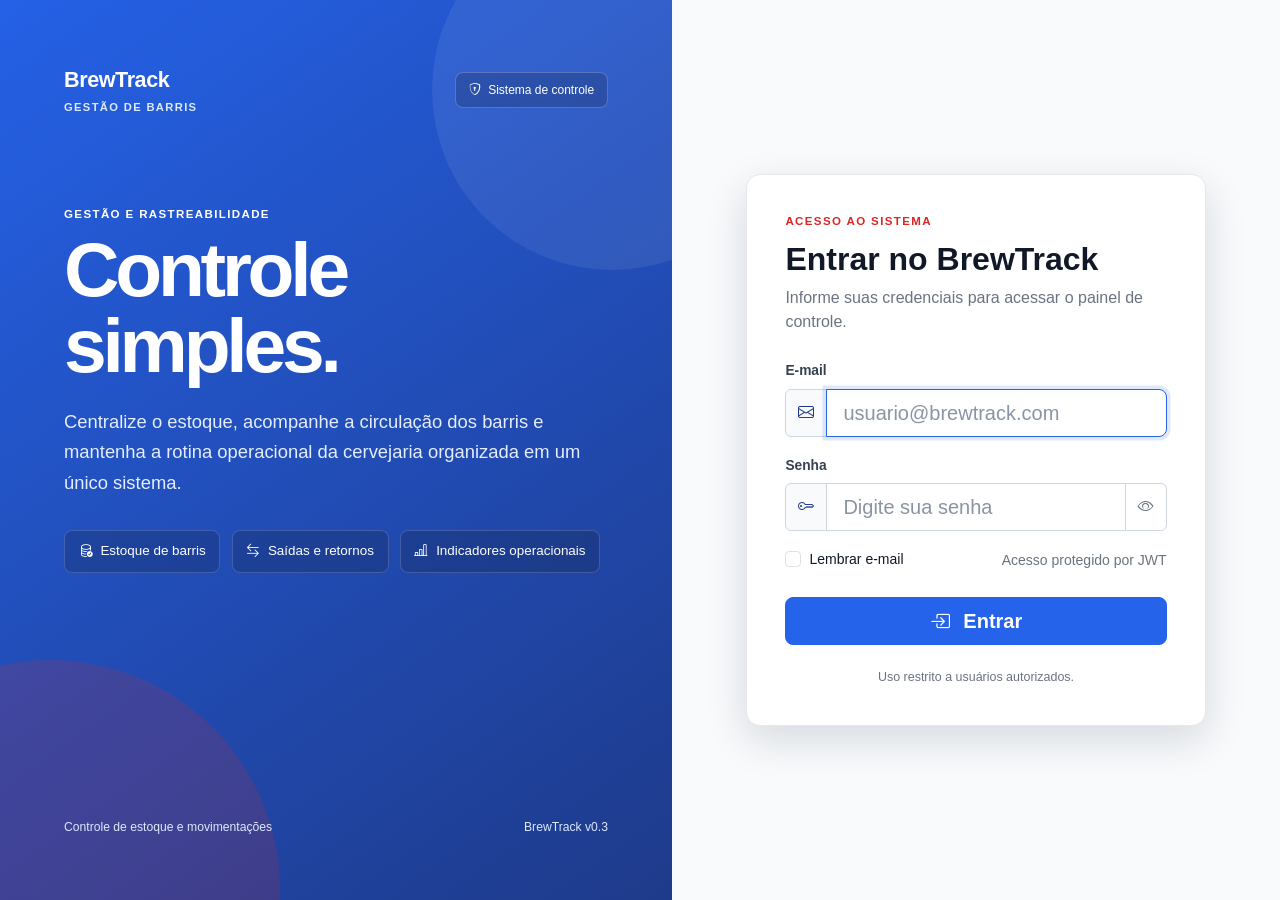
<file: frontend/index.html>
<!doctype html>
<html lang="pt-BR">
<head>
    <meta charset="utf-8">
    <meta name="viewport" content="width=device-width, initial-scale=1">
    <meta
        name="description"
        content="Acesso ao BrewTrack, sistema para gestão, controle e rastreamento de barris."
    >
    <title>BrewTrack | Login</title>

    <link
        href="https://cdn.jsdelivr.net/npm/bootstrap@5.3.8/dist/css/bootstrap.min.css"
        rel="stylesheet"
    >
    <link
        href="https://cdn.jsdelivr.net/npm/bootstrap-icons@1.11.3/font/bootstrap-icons.min.css"
        rel="stylesheet"
    >
    <link rel="stylesheet" href="assets/css/style.css?v=0.3.0">
</head>

<body class="login-body">
    <main class="login-shell">
        <section class="login-brand-panel" aria-label="Apresentação do BrewTrack">
            <div class="login-brand-inner">
                <div class="login-brand-top">
                    <div class="login-brand-name">
                        <div class="login-brand-wordmark">
                            <strong>BrewTrack</strong>
                            <small>Gestão de barris</small>
                        </div>
                    </div>

                    <span class="login-system-pill">
                        <i class="bi bi-shield-lock me-1"></i>
                        Sistema de controle
                    </span>
                </div>

                <div class="login-brand-content">
                    <p class="login-eyebrow">Gestão e rastreabilidade</p>
                    <h1 class="login-title">
                        Controle simples.
                    </h1>

                    <p class="login-brand-description">
                        Centralize o estoque, acompanhe a circulação dos barris e mantenha
                        a rotina operacional da cervejaria organizada em um único sistema.
                    </p>

                    <div class="login-feature-list" aria-label="Principais recursos">
                        <span class="login-feature">
                            <i class="bi bi-database-check"></i>
                            Estoque de barris
                        </span>
                        <span class="login-feature">
                            <i class="bi bi-arrow-left-right"></i>
                            Saídas e retornos
                        </span>
                        <span class="login-feature">
                            <i class="bi bi-bar-chart-line"></i>
                            Indicadores operacionais
                        </span>
                    </div>
                </div>

                <div class="login-brand-bottom">
                    <span>Controle de estoque e movimentações</span>
                    <span>BrewTrack v0.3</span>
                </div>
            </div>
        </section>

        <section class="login-form-panel">
            <div class="login-form-wrapper">
                <div class="login-mobile-brand" aria-label="BrewTrack">
                    <strong>BrewTrack</strong>
                    <span>Gestão de barris</span>
                </div>

                <div class="login-form-card">
                    <p class="login-eyebrow">Acesso ao sistema</p>
                    <h2>Entrar no BrewTrack</h2>
                    <p class="login-form-note mb-4">
                        Informe suas credenciais para acessar o painel de controle.
                    </p>

                    <div
                        id="alerta-login"
                        class="alert alert-danger"
                        role="alert"
                        aria-live="polite"
                        hidden
                    ></div>

                    <form id="form-login" novalidate>
                        <div class="mb-3">
                            <label for="email" class="form-label">E-mail</label>
                            <div class="input-group">
                                <span class="input-group-text">
                                    <i class="bi bi-envelope"></i>
                                </span>
                                <input
                                    type="email"
                                    id="email"
                                    class="form-control form-control-lg"
                                    placeholder="usuario@brewtrack.com"
                                    autocomplete="email"
                                    maxlength="180"
                                    required
                                >
                            </div>
                        </div>

                        <div class="mb-3">
                            <label for="senha" class="form-label">Senha</label>
                            <div class="input-group">
                                <span class="input-group-text">
                                    <i class="bi bi-key"></i>
                                </span>
                                <input
                                    type="password"
                                    id="senha"
                                    class="form-control form-control-lg"
                                    placeholder="Digite sua senha"
                                    autocomplete="current-password"
                                    minlength="8"
                                    maxlength="128"
                                    required
                                >
                                <button
                                    type="button"
                                    id="botao-mostrar-senha"
                                    class="btn password-toggle"
                                    aria-label="Mostrar senha"
                                    aria-pressed="false"
                                >
                                    <i class="bi bi-eye"></i>
                                </button>
                            </div>
                        </div>

                        <div class="d-flex justify-content-between align-items-center gap-3 mb-4">
                            <div class="form-check">
                                <input class="form-check-input" type="checkbox" id="lembrar-email">
                                <label class="form-check-label small" for="lembrar-email">
                                    Lembrar e-mail
                                </label>
                            </div>
                            <span class="small text-secondary">
                                Acesso protegido por JWT
                            </span>
                        </div>

                        <button
                            type="submit"
                            id="botao-entrar"
                            class="btn btn-brewtrack btn-lg w-100"
                        >
                            <i class="bi bi-box-arrow-in-right me-2"></i>
                            Entrar
                        </button>
                    </form>

                    <p class="login-footer-text">
                        Uso restrito a usuários autorizados.
                    </p>
                </div>
            </div>
        </section>
    </main>

    <script
        src="https://cdn.jsdelivr.net/npm/bootstrap@5.3.8/dist/js/bootstrap.bundle.min.js"
    ></script>
    <script type="module" src="assets/js/login.js"></script>
</body>
</html>
</file>
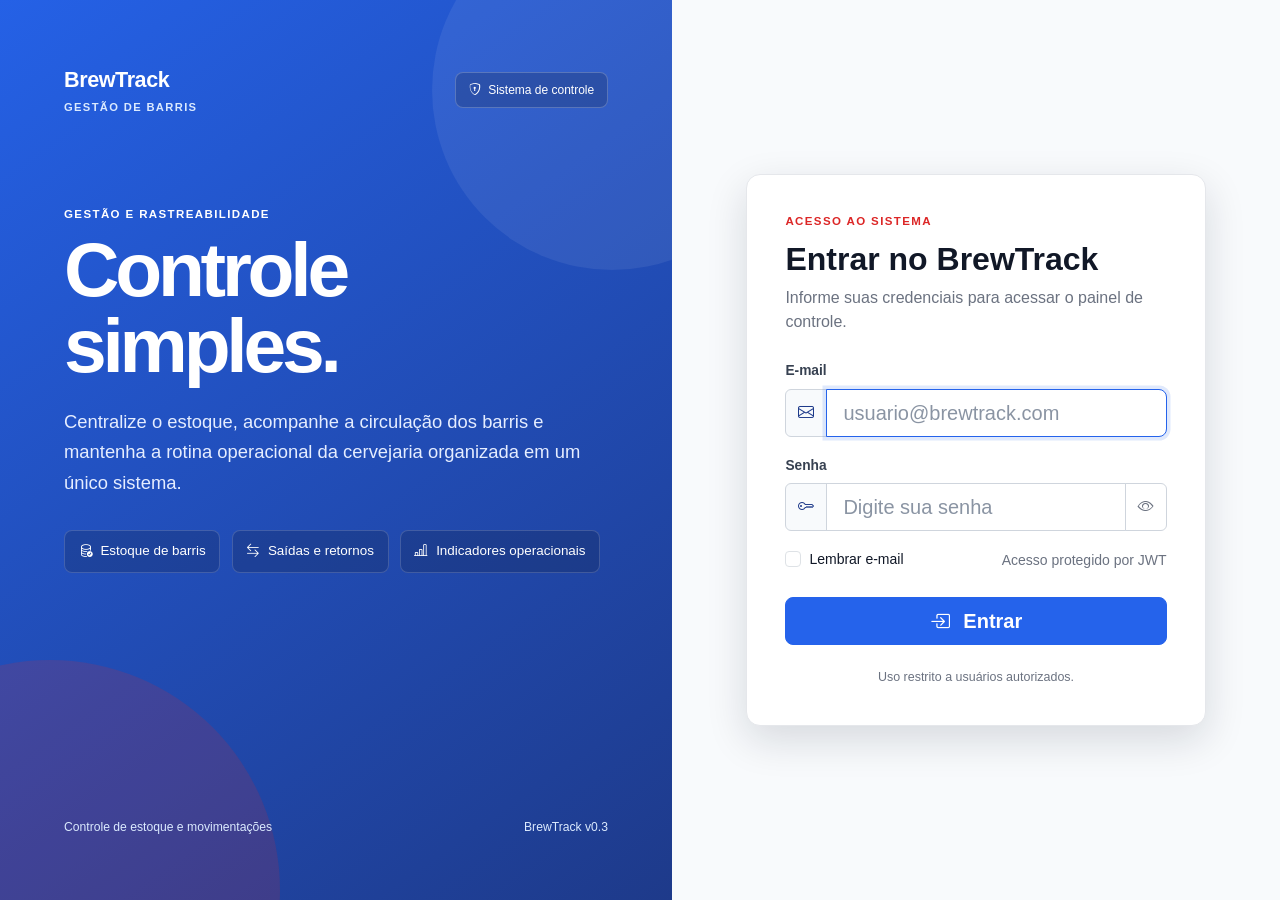
<file: frontend/pages/barris.html>
<!doctype html>
<html lang="pt-BR">
<head>
    <meta charset="utf-8">
    <meta name="viewport" content="width=device-width, initial-scale=1">
    <meta name="description" content="Controle do estoque e da situação dos barris">
    <title>BrewTrack | Barris</title>

    <link
        href="https://cdn.jsdelivr.net/npm/bootstrap@5.3.8/dist/css/bootstrap.min.css"
        rel="stylesheet"
    >
    <link
        href="https://cdn.jsdelivr.net/npm/bootstrap-icons@1.11.3/font/bootstrap-icons.min.css"
        rel="stylesheet"
    >
    <link rel="stylesheet" href="../assets/css/style.css?v=0.3.0">
</head>

<body class="app-body" data-page="barris">
    <div class="app-shell">
        <aside id="app-sidebar" class="app-sidebar" aria-label="Menu lateral">
            <div class="app-brand">
                <div class="brand-mini">
                    <div>
                        <div class="brand-mini-title">BrewTrack</div>
                        <div class="brand-mini-subtitle">Gestão de barris</div>
                    </div>
                </div>
                <button type="button" class="sidebar-close" data-sidebar-close aria-label="Fechar menu">
                    <i class="bi bi-x-lg"></i>
                </button>
            </div>


                <nav class="app-nav" aria-label="Navegação principal">
                    <div class="app-nav-label">Operação</div>
                    <a href="dashboard.html" class="app-nav-link" data-nav-page="dashboard">
                        <i class="bi bi-grid-1x2-fill"></i>
                        <span>Visão geral</span>
                    </a>
                    <a href="clientes.html" class="app-nav-link" data-nav-page="clientes">
                        <i class="bi bi-people-fill"></i>
                        <span>Clientes</span>
                    </a>
                    <a href="barris.html" class="app-nav-link" data-nav-page="barris">
                        <i class="bi bi-database-fill"></i>
                        <span>Barris</span>
                    </a>
                    <a href="movimentacoes.html" class="app-nav-link" data-nav-page="movimentacoes">
                        <i class="bi bi-arrow-left-right"></i>
                        <span>Movimentações</span>
                    </a>

                    <div class="app-nav-label">Gestão</div>
                    <a href="usuarios.html" class="app-nav-link" data-nav-page="usuarios" data-admin-only hidden>
                        <i class="bi bi-person-gear"></i>
                        <span>Usuários</span>
                    </a>
                    <a href="analise.html" class="app-nav-link" data-nav-page="analise">
                        <i class="bi bi-bar-chart-line-fill"></i>
                        <span>Análise de dados</span>
                    </a>
                </nav>

            <div class="sidebar-footer">
                <div class="mb-1">Controle e rastreabilidade</div>
                <div>BrewTrack v0.3 • Ambiente local</div>
            </div>
        </aside>

        <div id="sidebar-overlay" class="sidebar-overlay" data-sidebar-close></div>

        <div class="app-content">
            <header class="app-header">
                <div class="header-left">
                    <button type="button" class="sidebar-toggle" data-sidebar-open aria-label="Abrir menu">
                        <i class="bi bi-list"></i>
                    </button>
                    <div>
                        <h1 class="app-page-title">Barris</h1>
                        <p class="app-page-subtitle">Controle do estoque e da situação dos barris</p>
                    </div>
                </div>

                <div class="header-right">
                    <div class="user-menu">
                        <div class="user-details text-end">
                            <div class="user-name" data-user-name>Carregando...</div>
                            <div class="user-badge" data-user-profile>—</div>
                        </div>
                        <div class="user-avatar" data-user-initials aria-hidden="true">—</div>
                    </div>
                    <button type="button" class="btn btn-outline-brewtrack btn-sm" data-logout>
                        <i class="bi bi-box-arrow-right me-1"></i>
                        Sair
                    </button>
                </div>
            </header>

            <main class="content-wrapper">
                <div id="alerta-global" class="alert alert-danger" role="alert" aria-live="polite" hidden></div>
                
                <div class="page-heading">
                    <div>
                        <p class="section-kicker">Patrimônio e estoque</p>
                        <h2>Barris</h2>
                        <p>Acompanhe código, capacidade, disponibilidade e cliente atual.</p>
                    </div>
                    <button type="button" class="btn btn-brewtrack" data-bs-toggle="modal" data-bs-target="#modal-barril">
                        <i class="bi bi-plus-circle-fill me-1"></i>
                        Novo barril
                    </button>
                </div>

                <section class="row g-3 mb-4">
                    <div class="col-sm-6 col-lg-3"><article class="metric-card"><p class="metric-label">Total</p><p id="barris-total" class="metric-value">—</p><span class="metric-note">Barris cadastrados</span></article></div>
                    <div class="col-sm-6 col-lg-3"><article class="metric-card"><p class="metric-label">Disponíveis</p><p id="barris-disponiveis" class="metric-value">—</p><span class="metric-note">Prontos para uso</span></article></div>
                    <div class="col-sm-6 col-lg-3"><article class="metric-card"><p class="metric-label">Com clientes</p><p id="barris-com-clientes" class="metric-value">—</p><span class="metric-note">Em circulação</span></article></div>
                    <div class="col-sm-6 col-lg-3"><article class="metric-card"><p class="metric-label">Capacidade total</p><p id="barris-litros" class="metric-value">—</p><span class="metric-note">Litros nominais</span></article></div>
                </section>

                <section class="card surface-card">
                    <div class="filter-bar">
                        <div class="flex-grow-1"><label for="busca-barril" class="visually-hidden">Buscar barril</label><input id="busca-barril" class="form-control" type="search" placeholder="Buscar pelo código do barril"></div>
                        <select id="filtro-status-barril" class="form-select" style="max-width: 210px" aria-label="Filtrar status">
                            <option value="">Todos os status</option><option value="DISPONIVEL">Disponível</option><option value="COM_CLIENTE">Com cliente</option>
                        </select>
                        <button id="botao-atualizar-barris" type="button" class="btn btn-outline-brewtrack"><i class="bi bi-arrow-clockwise"></i> Atualizar</button>
                    </div>
                    <div class="table-responsive">
                        <table class="table app-table">
                            <thead><tr><th>ID</th><th>Código</th><th>Capacidade</th><th>Status</th><th>Cliente atual</th><th>Aquisição</th><th>Observação</th></tr></thead>
                            <tbody id="tabela-barris"><tr><td colspan="7" class="table-empty">Carregando barris...</td></tr></tbody>
                        </table>
                    </div>
                </section>

                <div class="modal fade" id="modal-barril" tabindex="-1" aria-labelledby="titulo-modal-barril" aria-hidden="true">
                    <div class="modal-dialog modal-lg">
                        <div class="modal-content">
                            <div class="modal-header">
                                <div><p class="mb-1 small text-white-50">Entrada no estoque</p><h2 id="titulo-modal-barril" class="modal-title h5">Novo barril</h2></div>
                                <button type="button" class="btn-close" data-bs-dismiss="modal" aria-label="Fechar"></button>
                            </div>
                            <form id="form-barril" novalidate>
                                <div class="modal-body p-4">
                                    <div id="alerta-barril" class="alert alert-danger" role="alert" hidden></div>
                                    <div class="info-panel mb-4"><i class="bi bi-info-circle me-1"></i> O novo barril será cadastrado automaticamente com status <strong>DISPONÍVEL</strong>.</div>
                                    <div class="row g-3">
                                        <div class="col-md-5"><label for="barril-codigo" class="form-label">Código *</label><input id="barril-codigo" class="form-control text-uppercase" maxlength="50" placeholder="BR-050-0001" required></div>
                                        <div class="col-md-3"><label for="barril-capacidade" class="form-label">Capacidade *</label><select id="barril-capacidade" class="form-select" required><option value="15">15 litros</option><option value="30">30 litros</option><option value="50" selected>50 litros</option></select></div>
                                        <div class="col-md-4"><label for="barril-data-aquisicao" class="form-label">Data de aquisição</label><input id="barril-data-aquisicao" class="form-control" type="date"></div>
                                        <div class="col-12"><label for="barril-observacao" class="form-label">Observação</label><textarea id="barril-observacao" class="form-control" rows="3" placeholder="Ex.: Barril de inox cadastrado no estoque inicial."></textarea></div>
                                    </div>
                                </div>
                                <div class="modal-footer"><button type="button" class="btn btn-light" data-bs-dismiss="modal">Cancelar</button><button id="botao-salvar-barril" type="submit" class="btn btn-brewtrack">Salvar barril</button></div>
                            </form>
                        </div>
                    </div>
                </div>

            </main>

            <footer class="app-footer">
                <div>
                    <strong>BrewTrack</strong>
                    <div>Sistema para controle e rastreamento de barris em cervejarias.</div>
                </div>
                <div>© <span data-current-year></span> BrewTrack • Projeto acadêmico</div>
            </footer>
        </div>
    </div>

    <script
        src="https://cdn.jsdelivr.net/npm/bootstrap@5.3.8/dist/js/bootstrap.bundle.min.js"
    ></script>
    <script type="module" src="../assets/js/layout.js"></script>
    <script type="module" src="../assets/js/barris.js"></script>
</body>
</html>
</file>
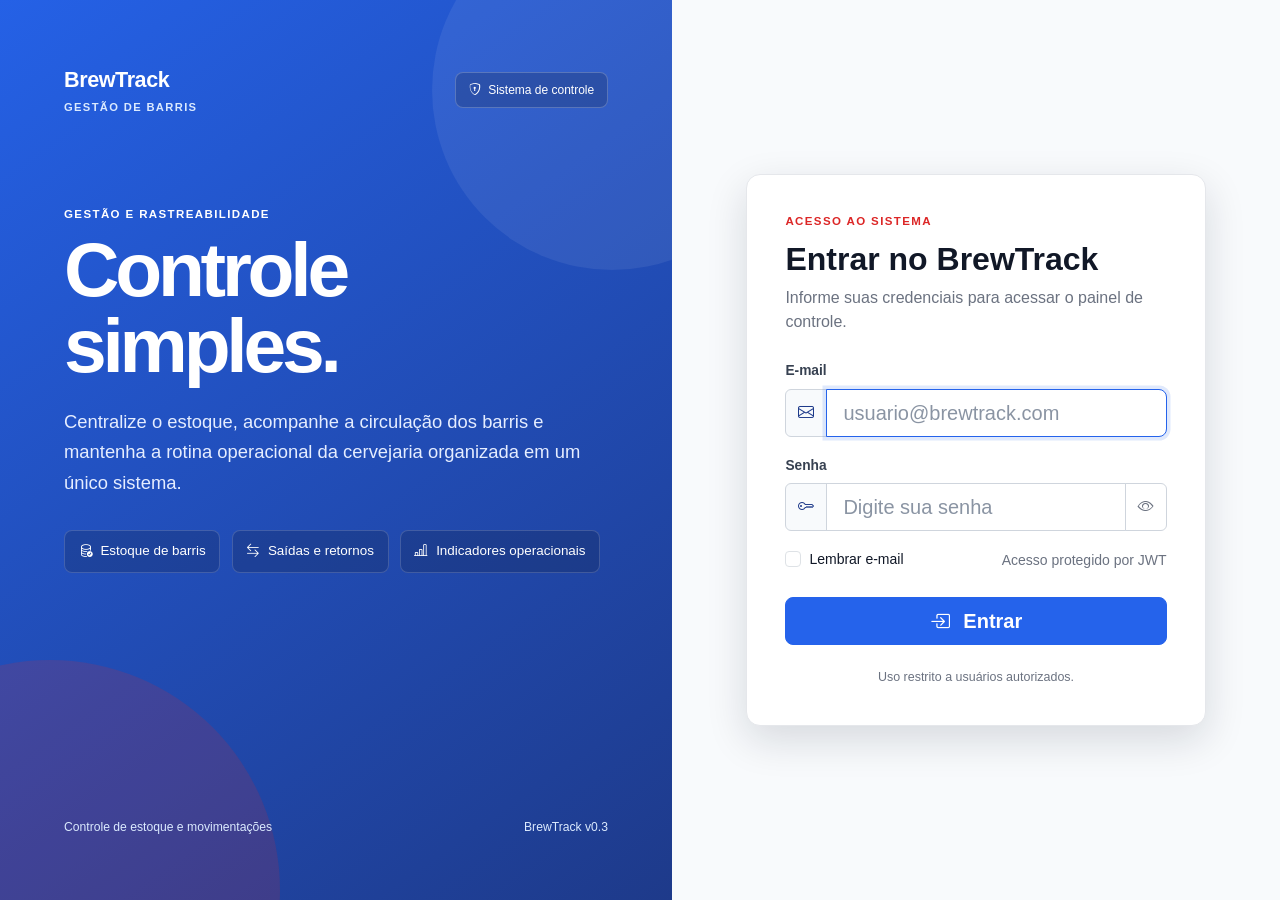
<file: frontend/pages/clientes.html>
<!doctype html>
<html lang="pt-BR">
<head>
    <meta charset="utf-8">
    <meta name="viewport" content="width=device-width, initial-scale=1">
    <meta name="description" content="Cadastro e consulta de clientes">
    <title>BrewTrack | Clientes</title>

    <link
        href="https://cdn.jsdelivr.net/npm/bootstrap@5.3.8/dist/css/bootstrap.min.css"
        rel="stylesheet"
    >
    <link
        href="https://cdn.jsdelivr.net/npm/bootstrap-icons@1.11.3/font/bootstrap-icons.min.css"
        rel="stylesheet"
    >
    <link rel="stylesheet" href="../assets/css/style.css?v=0.3.0">
</head>

<body class="app-body" data-page="clientes">
    <div class="app-shell">
        <aside id="app-sidebar" class="app-sidebar" aria-label="Menu lateral">
            <div class="app-brand">
                <div class="brand-mini">
                    <div>
                        <div class="brand-mini-title">BrewTrack</div>
                        <div class="brand-mini-subtitle">Gestão de barris</div>
                    </div>
                </div>
                <button type="button" class="sidebar-close" data-sidebar-close aria-label="Fechar menu">
                    <i class="bi bi-x-lg"></i>
                </button>
            </div>


                <nav class="app-nav" aria-label="Navegação principal">
                    <div class="app-nav-label">Operação</div>
                    <a href="dashboard.html" class="app-nav-link" data-nav-page="dashboard">
                        <i class="bi bi-grid-1x2-fill"></i>
                        <span>Visão geral</span>
                    </a>
                    <a href="clientes.html" class="app-nav-link" data-nav-page="clientes">
                        <i class="bi bi-people-fill"></i>
                        <span>Clientes</span>
                    </a>
                    <a href="barris.html" class="app-nav-link" data-nav-page="barris">
                        <i class="bi bi-database-fill"></i>
                        <span>Barris</span>
                    </a>
                    <a href="movimentacoes.html" class="app-nav-link" data-nav-page="movimentacoes">
                        <i class="bi bi-arrow-left-right"></i>
                        <span>Movimentações</span>
                    </a>

                    <div class="app-nav-label">Gestão</div>
                    <a href="usuarios.html" class="app-nav-link" data-nav-page="usuarios" data-admin-only hidden>
                        <i class="bi bi-person-gear"></i>
                        <span>Usuários</span>
                    </a>
                    <a href="analise.html" class="app-nav-link" data-nav-page="analise">
                        <i class="bi bi-bar-chart-line-fill"></i>
                        <span>Análise de dados</span>
                    </a>
                </nav>

            <div class="sidebar-footer">
                <div class="mb-1">Controle e rastreabilidade</div>
                <div>BrewTrack v0.3 • Ambiente local</div>
            </div>
        </aside>

        <div id="sidebar-overlay" class="sidebar-overlay" data-sidebar-close></div>

        <div class="app-content">
            <header class="app-header">
                <div class="header-left">
                    <button type="button" class="sidebar-toggle" data-sidebar-open aria-label="Abrir menu">
                        <i class="bi bi-list"></i>
                    </button>
                    <div>
                        <h1 class="app-page-title">Clientes</h1>
                        <p class="app-page-subtitle">Cadastro e consulta de clientes</p>
                    </div>
                </div>

                <div class="header-right">
                    <div class="user-menu">
                        <div class="user-details text-end">
                            <div class="user-name" data-user-name>Carregando...</div>
                            <div class="user-badge" data-user-profile>—</div>
                        </div>
                        <div class="user-avatar" data-user-initials aria-hidden="true">—</div>
                    </div>
                    <button type="button" class="btn btn-outline-brewtrack btn-sm" data-logout>
                        <i class="bi bi-box-arrow-right me-1"></i>
                        Sair
                    </button>
                </div>
            </header>

            <main class="content-wrapper">
                <div id="alerta-global" class="alert alert-danger" role="alert" aria-live="polite" hidden></div>
                
                <div class="page-heading">
                    <div>
                        <p class="section-kicker">Cadastro comercial</p>
                        <h2>Clientes</h2>
                        <p>Cadastre e consulte pessoas físicas ou jurídicas atendidas pela cervejaria.</p>
                    </div>
                    <button type="button" class="btn btn-brewtrack" data-bs-toggle="modal" data-bs-target="#modal-cliente">
                        <i class="bi bi-person-plus-fill me-1"></i>
                        Novo cliente
                    </button>
                </div>

                <section class="card surface-card">
                    <div class="filter-bar">
                        <div class="flex-grow-1">
                            <label for="busca-cliente" class="visually-hidden">Buscar cliente</label>
                            <input id="busca-cliente" class="form-control" type="search" placeholder="Buscar por nome, fantasia ou documento">
                        </div>
                        <select id="filtro-cliente-ativo" class="form-select" style="max-width: 190px" aria-label="Filtrar situação">
                            <option value="">Todos</option>
                            <option value="true" selected>Ativos</option>
                            <option value="false">Inativos</option>
                        </select>
                        <button id="botao-atualizar-clientes" type="button" class="btn btn-outline-brewtrack">
                            <i class="bi bi-arrow-clockwise"></i>
                            Atualizar
                        </button>
                    </div>
                    <div class="table-responsive">
                        <table class="table app-table">
                            <thead>
                                <tr><th>ID</th><th>Cliente</th><th>Tipo</th><th>Documento</th><th>Contato</th><th>Cidade/UF</th><th>Situação</th></tr>
                            </thead>
                            <tbody id="tabela-clientes">
                                <tr><td colspan="7" class="table-empty">Carregando clientes...</td></tr>
                            </tbody>
                        </table>
                    </div>
                </section>

                <div class="modal fade" id="modal-cliente" tabindex="-1" aria-labelledby="titulo-modal-cliente" aria-hidden="true">
                    <div class="modal-dialog modal-xl modal-dialog-scrollable">
                        <div class="modal-content">
                            <div class="modal-header">
                                <div>
                                    <p class="mb-1 small text-white-50">Cadastro inicial</p>
                                    <h2 id="titulo-modal-cliente" class="modal-title h5">Novo cliente</h2>
                                </div>
                                <button type="button" class="btn-close" data-bs-dismiss="modal" aria-label="Fechar"></button>
                            </div>
                            <form id="form-cliente" novalidate>
                                <div class="modal-body p-4">
                                    <div id="alerta-cliente" class="alert alert-danger" role="alert" hidden></div>
                                    <p class="form-section-title">Identificação</p>
                                    <div class="row g-3 mb-4">
                                        <div class="col-md-3">
                                            <label for="cliente-tipo" class="form-label">Tipo de pessoa *</label>
                                            <select id="cliente-tipo" class="form-select" required>
                                                <option value="JURIDICA" selected>Pessoa jurídica</option>
                                                <option value="FISICA">Pessoa física</option>
                                            </select>
                                        </div>
                                        <div class="col-md-5">
                                            <label for="cliente-nome" class="form-label">Nome / razão social *</label>
                                            <input id="cliente-nome" class="form-control" maxlength="160" required>
                                        </div>
                                        <div class="col-md-4">
                                            <label for="cliente-fantasia" class="form-label">Nome fantasia</label>
                                            <input id="cliente-fantasia" class="form-control" maxlength="160">
                                        </div>
                                        <div class="col-md-4">
                                            <label for="cliente-documento" class="form-label">CPF / CNPJ</label>
                                            <input id="cliente-documento" class="form-control" maxlength="18" inputmode="numeric">
                                        </div>
                                        <div class="col-md-4">
                                            <label for="cliente-telefone" class="form-label">Telefone</label>
                                            <input id="cliente-telefone" class="form-control" maxlength="20" inputmode="tel">
                                        </div>
                                        <div class="col-md-4">
                                            <label for="cliente-email" class="form-label">E-mail</label>
                                            <input id="cliente-email" class="form-control" type="email" maxlength="180">
                                        </div>
                                    </div>

                                    <p class="form-section-title">Endereço</p>
                                    <div class="row g-3">
                                        <div class="col-md-2"><label for="cliente-cep" class="form-label">CEP</label><input id="cliente-cep" class="form-control" maxlength="9"></div>
                                        <div class="col-md-5"><label for="cliente-logradouro" class="form-label">Logradouro</label><input id="cliente-logradouro" class="form-control" maxlength="180"></div>
                                        <div class="col-md-2"><label for="cliente-numero" class="form-label">Número</label><input id="cliente-numero" class="form-control" maxlength="20"></div>
                                        <div class="col-md-3"><label for="cliente-complemento" class="form-label">Complemento</label><input id="cliente-complemento" class="form-control" maxlength="100"></div>
                                        <div class="col-md-4"><label for="cliente-bairro" class="form-label">Bairro</label><input id="cliente-bairro" class="form-control" maxlength="100"></div>
                                        <div class="col-md-5"><label for="cliente-cidade" class="form-label">Cidade</label><input id="cliente-cidade" class="form-control" maxlength="100"></div>
                                        <div class="col-md-3"><label for="cliente-estado" class="form-label">Estado</label><input id="cliente-estado" class="form-control text-uppercase" maxlength="2" placeholder="SC"></div>
                                    </div>
                                </div>
                                <div class="modal-footer">
                                    <button type="button" class="btn btn-light" data-bs-dismiss="modal">Cancelar</button>
                                    <button id="botao-salvar-cliente" type="submit" class="btn btn-brewtrack">Salvar cliente</button>
                                </div>
                            </form>
                        </div>
                    </div>
                </div>

            </main>

            <footer class="app-footer">
                <div>
                    <strong>BrewTrack</strong>
                    <div>Sistema para controle e rastreamento de barris em cervejarias.</div>
                </div>
                <div>© <span data-current-year></span> BrewTrack • Projeto acadêmico</div>
            </footer>
        </div>
    </div>

    <script
        src="https://cdn.jsdelivr.net/npm/bootstrap@5.3.8/dist/js/bootstrap.bundle.min.js"
    ></script>
    <script type="module" src="../assets/js/layout.js"></script>
    <script type="module" src="../assets/js/clientes.js"></script>
</body>
</html>
</file>
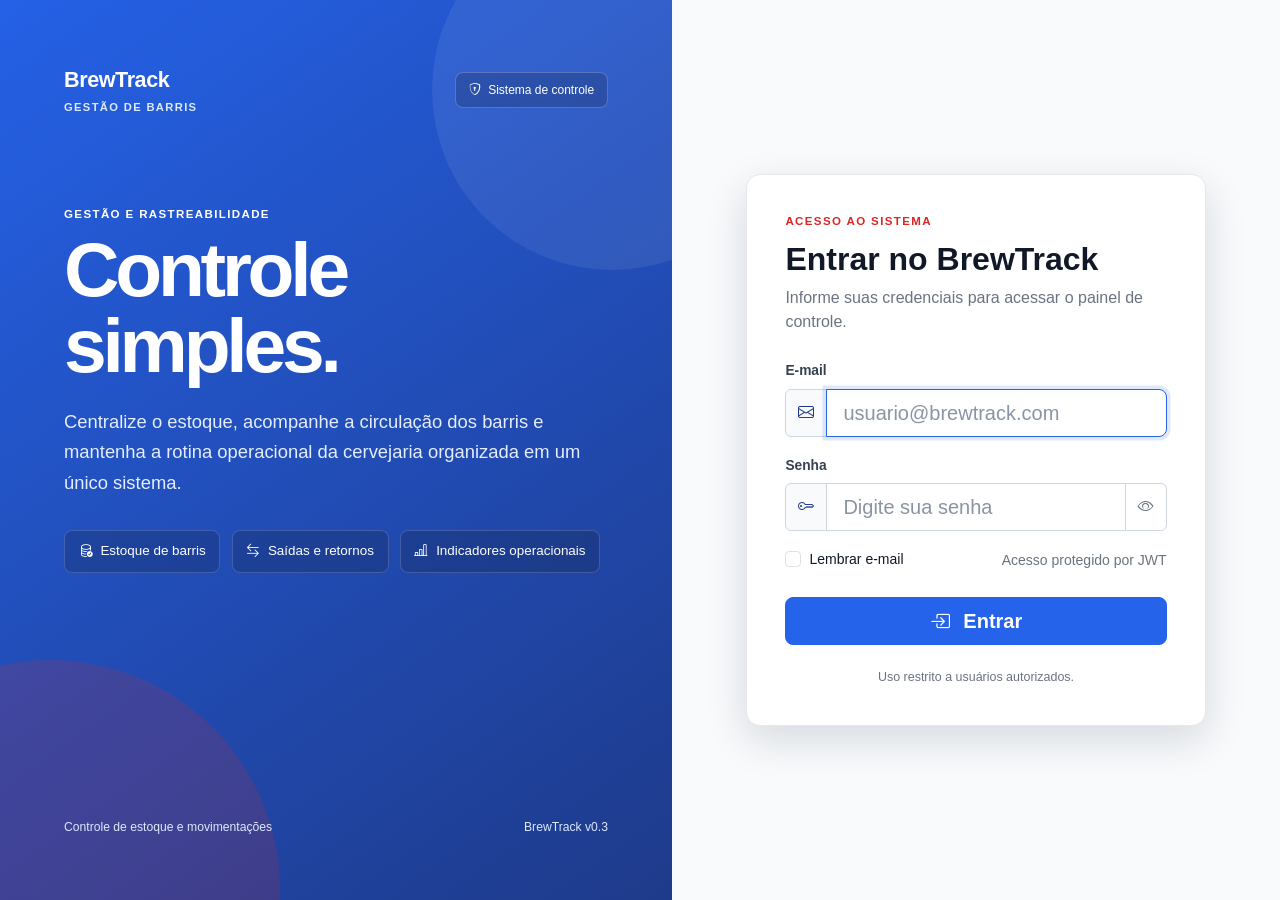
<file: frontend/pages/dashboard.html>
<!doctype html>
<html lang="pt-BR">
<head>
    <meta charset="utf-8">
    <meta name="viewport" content="width=device-width, initial-scale=1">
    <meta name="description" content="Acompanhamento operacional do estoque de barris">
    <title>BrewTrack | Visão geral</title>

    <link
        href="https://cdn.jsdelivr.net/npm/bootstrap@5.3.8/dist/css/bootstrap.min.css"
        rel="stylesheet"
    >
    <link
        href="https://cdn.jsdelivr.net/npm/bootstrap-icons@1.11.3/font/bootstrap-icons.min.css"
        rel="stylesheet"
    >
    <link rel="stylesheet" href="../assets/css/style.css?v=0.3.0">
</head>

<body class="app-body" data-page="dashboard">
    <div class="app-shell">
        <aside id="app-sidebar" class="app-sidebar" aria-label="Menu lateral">
            <div class="app-brand">
                <div class="brand-mini">
                    <div>
                        <div class="brand-mini-title">BrewTrack</div>
                        <div class="brand-mini-subtitle">Gestão de barris</div>
                    </div>
                </div>
                <button type="button" class="sidebar-close" data-sidebar-close aria-label="Fechar menu">
                    <i class="bi bi-x-lg"></i>
                </button>
            </div>


                <nav class="app-nav" aria-label="Navegação principal">
                    <div class="app-nav-label">Operação</div>
                    <a href="dashboard.html" class="app-nav-link" data-nav-page="dashboard">
                        <i class="bi bi-grid-1x2-fill"></i>
                        <span>Visão geral</span>
                    </a>
                    <a href="clientes.html" class="app-nav-link" data-nav-page="clientes">
                        <i class="bi bi-people-fill"></i>
                        <span>Clientes</span>
                    </a>
                    <a href="barris.html" class="app-nav-link" data-nav-page="barris">
                        <i class="bi bi-database-fill"></i>
                        <span>Barris</span>
                    </a>
                    <a href="movimentacoes.html" class="app-nav-link" data-nav-page="movimentacoes">
                        <i class="bi bi-arrow-left-right"></i>
                        <span>Movimentações</span>
                    </a>

                    <div class="app-nav-label">Gestão</div>
                    <a href="usuarios.html" class="app-nav-link" data-nav-page="usuarios" data-admin-only hidden>
                        <i class="bi bi-person-gear"></i>
                        <span>Usuários</span>
                    </a>
                    <a href="analise.html" class="app-nav-link" data-nav-page="analise">
                        <i class="bi bi-bar-chart-line-fill"></i>
                        <span>Análise de dados</span>
                    </a>
                </nav>

            <div class="sidebar-footer">
                <div class="mb-1">Controle e rastreabilidade</div>
                <div>BrewTrack v0.3 • Ambiente local</div>
            </div>
        </aside>

        <div id="sidebar-overlay" class="sidebar-overlay" data-sidebar-close></div>

        <div class="app-content">
            <header class="app-header">
                <div class="header-left">
                    <button type="button" class="sidebar-toggle" data-sidebar-open aria-label="Abrir menu">
                        <i class="bi bi-list"></i>
                    </button>
                    <div>
                        <h1 class="app-page-title">Visão geral</h1>
                        <p class="app-page-subtitle">Acompanhamento operacional do estoque de barris</p>
                    </div>
                </div>

                <div class="header-right">
                    <div class="user-menu">
                        <div class="user-details text-end">
                            <div class="user-name" data-user-name>Carregando...</div>
                            <div class="user-badge" data-user-profile>—</div>
                        </div>
                        <div class="user-avatar" data-user-initials aria-hidden="true">—</div>
                    </div>
                    <button type="button" class="btn btn-outline-brewtrack btn-sm" data-logout>
                        <i class="bi bi-box-arrow-right me-1"></i>
                        Sair
                    </button>
                </div>
            </header>

            <main class="content-wrapper">
                <div id="alerta-global" class="alert alert-danger" role="alert" aria-live="polite" hidden></div>
                
                <section class="hero-panel mb-4">
                    <div class="hero-content">
                        <p class="section-kicker text-accent-brewtrack">Painel operacional</p>
                        <h2>Controle seus barris do estoque ao retorno.</h2>
                        <p>
                            Consulte a disponibilidade, registre saídas e retornos e mantenha
                            o histórico de cada movimentação em um único sistema.
                        </p>
                        <div class="hero-actions">
                            <a href="movimentacoes.html" class="btn btn-light">
                                <i class="bi bi-arrow-left-right me-1"></i>
                                Registrar movimentação
                            </a>
                            <a href="barris.html" class="btn btn-outline-light">
                                <i class="bi bi-database me-1"></i>
                                Consultar barris
                            </a>
                        </div>
                    </div>
</section>

                <section class="row g-3 mb-4" aria-label="Indicadores principais">
                    <div class="col-12 col-sm-6 col-xl-3">
                        <article class="metric-card">
                            <div class="metric-top">
                                <div>
                                    <p class="metric-label">Clientes ativos</p>
                                    <p id="metric-clientes" class="metric-value">—</p>
                                    <span class="metric-note">Base cadastrada</span>
                                </div>
                                <div class="metric-icon"><i class="bi bi-people-fill"></i></div>
                            </div>
                        </article>
                    </div>
                    <div class="col-12 col-sm-6 col-xl-3">
                        <article class="metric-card">
                            <div class="metric-top">
                                <div>
                                    <p class="metric-label">Barris disponíveis</p>
                                    <p id="metric-disponiveis" class="metric-value">—</p>
                                    <span class="metric-note">Prontos para saída</span>
                                </div>
                                <div class="metric-icon"><i class="bi bi-check-circle-fill"></i></div>
                            </div>
                        </article>
                    </div>
                    <div class="col-12 col-sm-6 col-xl-3">
                        <article class="metric-card">
                            <div class="metric-top">
                                <div>
                                    <p class="metric-label">Com clientes</p>
                                    <p id="metric-com-clientes" class="metric-value">—</p>
                                    <span class="metric-note">Em circulação</span>
                                </div>
                                <div class="metric-icon"><i class="bi bi-truck"></i></div>
                            </div>
                        </article>
                    </div>
                    <div class="col-12 col-sm-6 col-xl-3">
                        <article class="metric-card">
                            <div class="metric-top">
                                <div>
                                    <p class="metric-label">Movimentações</p>
                                    <p id="metric-movimentacoes" class="metric-value">—</p>
                                    <span class="metric-note">Histórico consultado</span>
                                </div>
                                <div class="metric-icon"><i class="bi bi-clock-history"></i></div>
                            </div>
                        </article>
                    </div>
                </section>

                <section class="row g-4 mb-4">
                    <div class="col-12 col-xl-7">
                        <article class="card surface-card">
                            <div class="card-header">
                                <h2>Movimentações recentes</h2>
                                <a href="movimentacoes.html" class="btn btn-sm btn-outline-brewtrack">Ver histórico</a>
                            </div>
                            <div class="table-responsive">
                                <table class="table app-table">
                                    <thead>
                                        <tr>
                                            <th>Data</th>
                                            <th>Tipo</th>
                                            <th>Barril</th>
                                            <th>Cliente</th>
                                            <th>Responsável</th>
                                        </tr>
                                    </thead>
                                    <tbody id="tabela-movimentacoes-recentes">
                                        <tr><td colspan="5" class="table-empty">Carregando movimentações...</td></tr>
                                    </tbody>
                                </table>
                            </div>
                        </article>
                    </div>

                    <div class="col-12 col-xl-5">
                        <article class="card surface-card mb-4">
                            <div class="card-header"><h2>Ações rápidas</h2></div>
                            <div class="card-body d-grid gap-2">
                                <a href="clientes.html#novo" class="quick-action">
                                    <span class="quick-action-icon"><i class="bi bi-person-plus-fill"></i></span>
                                    <span><strong>Cadastrar cliente</strong><small>Adicionar novo ponto de atendimento</small></span>
                                </a>
                                <a href="barris.html#novo" class="quick-action">
                                    <span class="quick-action-icon"><i class="bi bi-plus-circle-fill"></i></span>
                                    <span><strong>Cadastrar barril</strong><small>Incluir patrimônio no estoque</small></span>
                                </a>
                                <a href="movimentacoes.html" class="quick-action">
                                    <span class="quick-action-icon"><i class="bi bi-arrow-repeat"></i></span>
                                    <span><strong>Registrar movimentação</strong><small>Saída ou retorno de cliente</small></span>
                                </a>
                            </div>
                        </article>

                        <article class="card surface-card">
                            <div class="card-header"><h2>Situação do estoque</h2></div>
                            <div class="card-body">
                                <div class="status-line">
                                    <div class="status-line-head"><span>Disponíveis</span><strong id="percentual-disponiveis">—</strong></div>
                                    <div class="progress"><div id="barra-disponiveis" class="progress-bar progress-bar-available" style="width: 0%"></div></div>
                                </div>
                                <div class="status-line">
                                    <div class="status-line-head"><span>Com clientes</span><strong id="percentual-com-clientes">—</strong></div>
                                    <div class="progress"><div id="barra-com-clientes" class="progress-bar progress-bar-client" style="width: 0%"></div></div>
                                </div>
                            </div>
                        </article>
                    </div>
                </section>

                <section class="card surface-card">
                    <div class="card-header"><h2>Sessão autenticada</h2></div>
                    <div class="card-body">
                        <div class="row g-3">
                            <div class="col-md-4"><span class="text-secondary small d-block">ID do usuário</span><strong data-user-id>—</strong></div>
                            <div class="col-md-4"><span class="text-secondary small d-block">E-mail</span><strong data-user-email>—</strong></div>
                            <div class="col-md-4"><span class="text-secondary small d-block">Perfil</span><strong data-user-profile-detail>—</strong></div>
                        </div>
                    </div>
                </section>

            </main>

            <footer class="app-footer">
                <div>
                    <strong>BrewTrack</strong>
                    <div>Sistema para controle e rastreamento de barris em cervejarias.</div>
                </div>
                <div>© <span data-current-year></span> BrewTrack • Projeto acadêmico</div>
            </footer>
        </div>
    </div>

    <script
        src="https://cdn.jsdelivr.net/npm/bootstrap@5.3.8/dist/js/bootstrap.bundle.min.js"
    ></script>
    <script type="module" src="../assets/js/layout.js"></script>
    <script type="module" src="../assets/js/dashboard.js"></script>
</body>
</html>
</file>
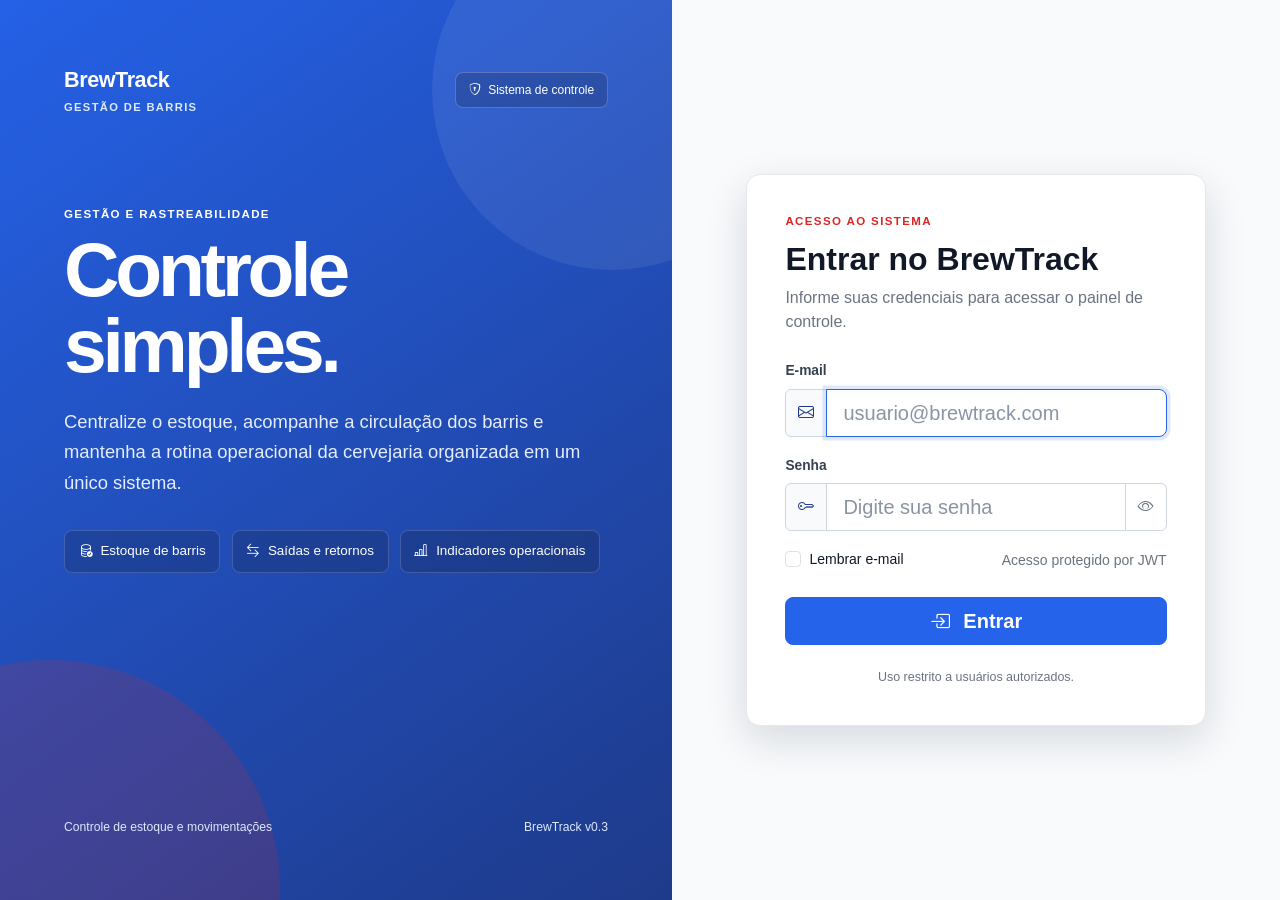
<file: frontend/pages/movimentacoes.html>
<!doctype html>
<html lang="pt-BR">
<head>
    <meta charset="utf-8">
    <meta name="viewport" content="width=device-width, initial-scale=1">
    <meta name="description" content="Saídas, retornos e histórico dos barris">
    <title>BrewTrack | Movimentações</title>

    <link
        href="https://cdn.jsdelivr.net/npm/bootstrap@5.3.8/dist/css/bootstrap.min.css"
        rel="stylesheet"
    >
    <link
        href="https://cdn.jsdelivr.net/npm/bootstrap-icons@1.11.3/font/bootstrap-icons.min.css"
        rel="stylesheet"
    >
    <link rel="stylesheet" href="../assets/css/style.css?v=0.3.0">
</head>

<body class="app-body" data-page="movimentacoes">
    <div class="app-shell">
        <aside id="app-sidebar" class="app-sidebar" aria-label="Menu lateral">
            <div class="app-brand">
                <div class="brand-mini">
                    <div>
                        <div class="brand-mini-title">BrewTrack</div>
                        <div class="brand-mini-subtitle">Gestão de barris</div>
                    </div>
                </div>
                <button type="button" class="sidebar-close" data-sidebar-close aria-label="Fechar menu">
                    <i class="bi bi-x-lg"></i>
                </button>
            </div>


                <nav class="app-nav" aria-label="Navegação principal">
                    <div class="app-nav-label">Operação</div>
                    <a href="dashboard.html" class="app-nav-link" data-nav-page="dashboard">
                        <i class="bi bi-grid-1x2-fill"></i>
                        <span>Visão geral</span>
                    </a>
                    <a href="clientes.html" class="app-nav-link" data-nav-page="clientes">
                        <i class="bi bi-people-fill"></i>
                        <span>Clientes</span>
                    </a>
                    <a href="barris.html" class="app-nav-link" data-nav-page="barris">
                        <i class="bi bi-database-fill"></i>
                        <span>Barris</span>
                    </a>
                    <a href="movimentacoes.html" class="app-nav-link" data-nav-page="movimentacoes">
                        <i class="bi bi-arrow-left-right"></i>
                        <span>Movimentações</span>
                    </a>

                    <div class="app-nav-label">Gestão</div>
                    <a href="usuarios.html" class="app-nav-link" data-nav-page="usuarios" data-admin-only hidden>
                        <i class="bi bi-person-gear"></i>
                        <span>Usuários</span>
                    </a>
                    <a href="analise.html" class="app-nav-link" data-nav-page="analise">
                        <i class="bi bi-bar-chart-line-fill"></i>
                        <span>Análise de dados</span>
                    </a>
                </nav>

            <div class="sidebar-footer">
                <div class="mb-1">Controle e rastreabilidade</div>
                <div>BrewTrack v0.3 • Ambiente local</div>
            </div>
        </aside>

        <div id="sidebar-overlay" class="sidebar-overlay" data-sidebar-close></div>

        <div class="app-content">
            <header class="app-header">
                <div class="header-left">
                    <button type="button" class="sidebar-toggle" data-sidebar-open aria-label="Abrir menu">
                        <i class="bi bi-list"></i>
                    </button>
                    <div>
                        <h1 class="app-page-title">Movimentações</h1>
                        <p class="app-page-subtitle">Saídas, retornos e histórico dos barris</p>
                    </div>
                </div>

                <div class="header-right">
                    <div class="user-menu">
                        <div class="user-details text-end">
                            <div class="user-name" data-user-name>Carregando...</div>
                            <div class="user-badge" data-user-profile>—</div>
                        </div>
                        <div class="user-avatar" data-user-initials aria-hidden="true">—</div>
                    </div>
                    <button type="button" class="btn btn-outline-brewtrack btn-sm" data-logout>
                        <i class="bi bi-box-arrow-right me-1"></i>
                        Sair
                    </button>
                </div>
            </header>

            <main class="content-wrapper">
                <div id="alerta-global" class="alert alert-danger" role="alert" aria-live="polite" hidden></div>
                
                <div class="page-heading">
                    <div>
                        <p class="section-kicker">Rastreabilidade operacional</p>
                        <h2>Movimentações</h2>
                        <p>Registre a saída e o retorno dos barris vinculando cliente e usuário responsável.</p>
                    </div>
                </div>

                <section class="row g-4 mb-4">
                    <div class="col-12 col-xl-5">
                        <article class="card surface-card">
                            <div class="card-header"><h2>Registrar movimentação</h2></div>
                            <div class="card-body p-4">
                                <div id="alerta-movimentacao" class="alert alert-danger" role="alert" hidden></div>
                                <form id="form-movimentacao" novalidate>
                                    <div class="mb-3"><label for="movimentacao-tipo" class="form-label">Tipo *</label><select id="movimentacao-tipo" class="form-select" required><option value="SAIDA_CLIENTE">Saída para cliente</option><option value="RETORNO_CLIENTE">Retorno de cliente</option></select></div>
                                    <div class="mb-3"><label for="movimentacao-barril" class="form-label">Barril *</label><select id="movimentacao-barril" class="form-select" required><option value="">Carregando barris...</option></select></div>
                                    <div class="mb-3"><label for="movimentacao-cliente" class="form-label">Cliente *</label><select id="movimentacao-cliente" class="form-select" required><option value="">Carregando clientes...</option></select></div>
                                    <div class="row g-3 mb-3">
                                        <div class="col-md-6"><label for="movimentacao-previsao" class="form-label">Previsão de retorno</label><input id="movimentacao-previsao" class="form-control" type="date"></div>
                                        <div class="col-md-6"><label for="movimentacao-responsavel" class="form-label">Quem recebeu</label><input id="movimentacao-responsavel" class="form-control" maxlength="120"></div>
                                    </div>
                                    <div class="mb-4"><label for="movimentacao-observacao" class="form-label">Observação</label><textarea id="movimentacao-observacao" class="form-control" rows="3"></textarea></div>
                                    <button id="botao-salvar-movimentacao" class="btn btn-brewtrack w-100" type="submit"><i class="bi bi-check2-circle me-1"></i> Confirmar movimentação</button>
                                </form>
                            </div>
                        </article>
                    </div>

                    <div class="col-12 col-xl-7">
                        <article class="card surface-card h-100">
                            <div class="card-header"><h2>Regras aplicadas</h2></div>
                            <div class="card-body p-4">
                                <div class="row g-3">
                                    <div class="col-md-6"><div class="info-panel h-100"><strong class="d-block text-primary-brewtrack mb-2"><i class="bi bi-box-arrow-right me-1"></i> Saída para cliente</strong>Somente barris com status <strong>DISPONÍVEL</strong> podem sair. Após o registro, o status passa para <strong>COM_CLIENTE</strong>.</div></div>
                                    <div class="col-md-6"><div class="info-panel h-100"><strong class="d-block text-primary-brewtrack mb-2"><i class="bi bi-box-arrow-in-left me-1"></i> Retorno de cliente</strong>O barril precisa estar vinculado ao cliente informado. Após o retorno, volta para <strong>DISPONÍVEL</strong>.</div></div>
                                </div>
                                <hr class="my-4">
                                <p class="mb-2 fw-bold text-primary-brewtrack">Usuário responsável</p>
                                <p class="mb-0 text-secondary">A movimentação será registrada com o usuário autenticado nesta sessão: <strong data-user-name>—</strong> (ID <strong data-user-id>—</strong>).</p>
                            </div>
                        </article>
                    </div>
                </section>

                <section class="card surface-card">
                    <div class="card-header"><h2>Histórico de movimentações</h2><button id="botao-atualizar-movimentacoes" type="button" class="btn btn-sm btn-outline-brewtrack"><i class="bi bi-arrow-clockwise"></i> Atualizar</button></div>
                    <div class="table-responsive"><table class="table app-table"><thead><tr><th>ID</th><th>Data</th><th>Tipo</th><th>Barril</th><th>Cliente</th><th>Usuário</th><th>Previsão</th><th>Observação</th></tr></thead><tbody id="tabela-movimentacoes"><tr><td colspan="8" class="table-empty">Carregando histórico...</td></tr></tbody></table></div>
                </section>

            </main>

            <footer class="app-footer">
                <div>
                    <strong>BrewTrack</strong>
                    <div>Sistema para controle e rastreamento de barris em cervejarias.</div>
                </div>
                <div>© <span data-current-year></span> BrewTrack • Projeto acadêmico</div>
            </footer>
        </div>
    </div>

    <script
        src="https://cdn.jsdelivr.net/npm/bootstrap@5.3.8/dist/js/bootstrap.bundle.min.js"
    ></script>
    <script type="module" src="../assets/js/layout.js"></script>
    <script type="module" src="../assets/js/movimentacoes.js"></script>
</body>
</html>
</file>
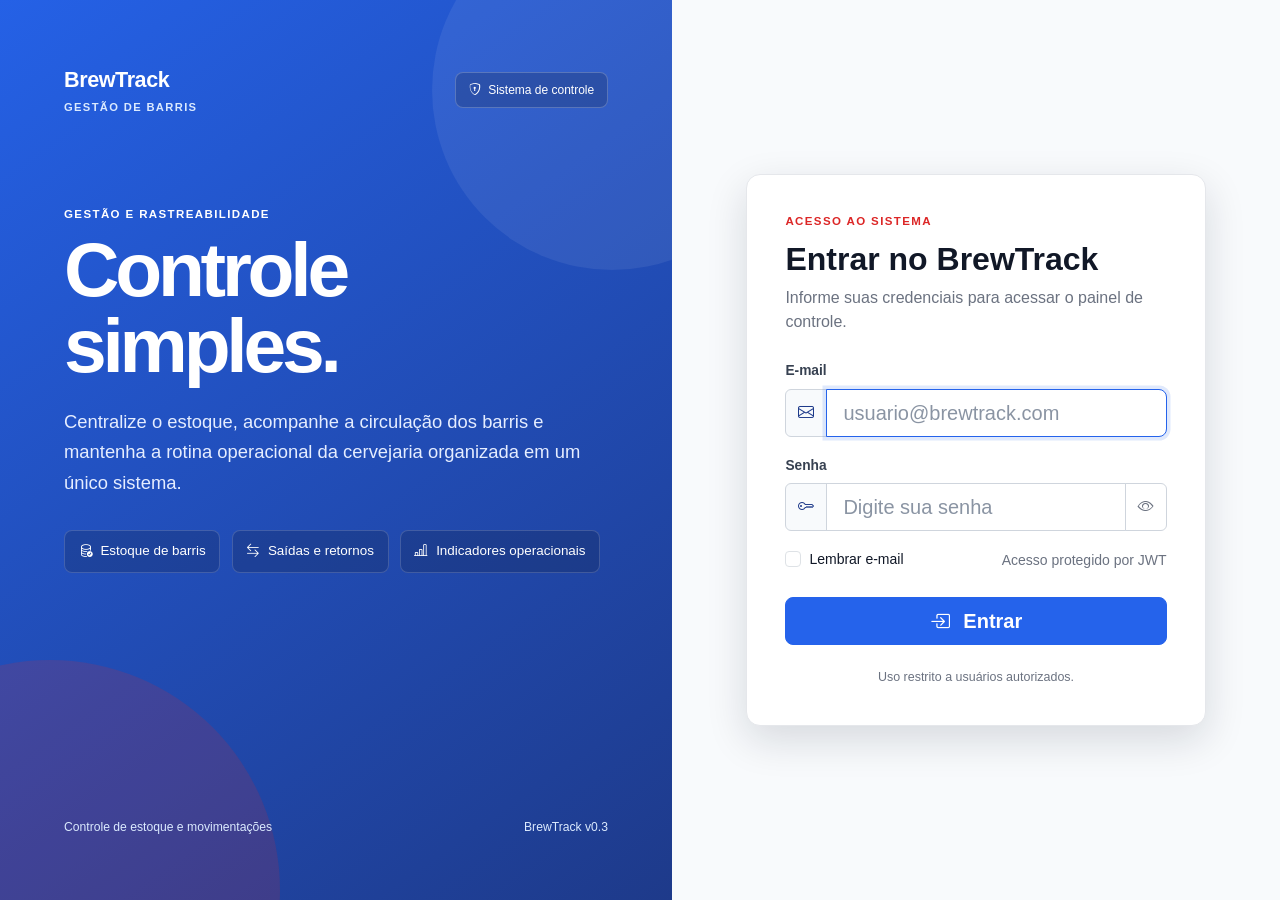
<file: frontend/pages/usuarios.html>
<!doctype html>
<html lang="pt-BR">
<head>
    <meta charset="utf-8">
    <meta name="viewport" content="width=device-width, initial-scale=1">
    <meta name="description" content="Administração de acessos ao BrewTrack">
    <title>BrewTrack | Usuários</title>

    <link
        href="https://cdn.jsdelivr.net/npm/bootstrap@5.3.8/dist/css/bootstrap.min.css"
        rel="stylesheet"
    >
    <link
        href="https://cdn.jsdelivr.net/npm/bootstrap-icons@1.11.3/font/bootstrap-icons.min.css"
        rel="stylesheet"
    >
    <link rel="stylesheet" href="../assets/css/style.css?v=0.3.0">
</head>

<body class="app-body" data-page="usuarios">
    <div class="app-shell">
        <aside id="app-sidebar" class="app-sidebar" aria-label="Menu lateral">
            <div class="app-brand">
                <div class="brand-mini">
                    <div>
                        <div class="brand-mini-title">BrewTrack</div>
                        <div class="brand-mini-subtitle">Gestão de barris</div>
                    </div>
                </div>
                <button type="button" class="sidebar-close" data-sidebar-close aria-label="Fechar menu">
                    <i class="bi bi-x-lg"></i>
                </button>
            </div>


                <nav class="app-nav" aria-label="Navegação principal">
                    <div class="app-nav-label">Operação</div>
                    <a href="dashboard.html" class="app-nav-link" data-nav-page="dashboard">
                        <i class="bi bi-grid-1x2-fill"></i>
                        <span>Visão geral</span>
                    </a>
                    <a href="clientes.html" class="app-nav-link" data-nav-page="clientes">
                        <i class="bi bi-people-fill"></i>
                        <span>Clientes</span>
                    </a>
                    <a href="barris.html" class="app-nav-link" data-nav-page="barris">
                        <i class="bi bi-database-fill"></i>
                        <span>Barris</span>
                    </a>
                    <a href="movimentacoes.html" class="app-nav-link" data-nav-page="movimentacoes">
                        <i class="bi bi-arrow-left-right"></i>
                        <span>Movimentações</span>
                    </a>

                    <div class="app-nav-label">Gestão</div>
                    <a href="usuarios.html" class="app-nav-link" data-nav-page="usuarios" data-admin-only hidden>
                        <i class="bi bi-person-gear"></i>
                        <span>Usuários</span>
                    </a>
                    <a href="analise.html" class="app-nav-link" data-nav-page="analise">
                        <i class="bi bi-bar-chart-line-fill"></i>
                        <span>Análise de dados</span>
                    </a>
                </nav>

            <div class="sidebar-footer">
                <div class="mb-1">Controle e rastreabilidade</div>
                <div>BrewTrack v0.3 • Ambiente local</div>
            </div>
        </aside>

        <div id="sidebar-overlay" class="sidebar-overlay" data-sidebar-close></div>

        <div class="app-content">
            <header class="app-header">
                <div class="header-left">
                    <button type="button" class="sidebar-toggle" data-sidebar-open aria-label="Abrir menu">
                        <i class="bi bi-list"></i>
                    </button>
                    <div>
                        <h1 class="app-page-title">Usuários</h1>
                        <p class="app-page-subtitle">Administração de acessos ao BrewTrack</p>
                    </div>
                </div>

                <div class="header-right">
                    <div class="user-menu">
                        <div class="user-details text-end">
                            <div class="user-name" data-user-name>Carregando...</div>
                            <div class="user-badge" data-user-profile>—</div>
                        </div>
                        <div class="user-avatar" data-user-initials aria-hidden="true">—</div>
                    </div>
                    <button type="button" class="btn btn-outline-brewtrack btn-sm" data-logout>
                        <i class="bi bi-box-arrow-right me-1"></i>
                        Sair
                    </button>
                </div>
            </header>

            <main class="content-wrapper">
                <div id="alerta-global" class="alert alert-danger" role="alert" aria-live="polite" hidden></div>
                
                <div class="page-heading">
                    <div>
                        <p class="section-kicker">Administração</p>
                        <h2>Usuários</h2>
                        <p>Gerencie os acessos de administradores e operadores do BrewTrack.</p>
                    </div>
                    <button type="button" class="btn btn-brewtrack" data-bs-toggle="modal" data-bs-target="#modal-usuario"><i class="bi bi-person-plus-fill me-1"></i> Novo usuário</button>
                </div>

                <div class="info-panel mb-4"><i class="bi bi-shield-lock me-1"></i> Esta página exige o perfil <strong>ADMINISTRADOR</strong>. Senhas nunca são exibidas pela API.</div>

                <section class="card surface-card">
                    <div class="card-header"><h2>Usuários cadastrados</h2><button id="botao-atualizar-usuarios" type="button" class="btn btn-sm btn-outline-brewtrack"><i class="bi bi-arrow-clockwise"></i> Atualizar</button></div>
                    <div class="table-responsive"><table class="table app-table"><thead><tr><th>ID</th><th>Nome</th><th>E-mail</th><th>Perfil</th><th>Situação</th><th>Criado em</th></tr></thead><tbody id="tabela-usuarios"><tr><td colspan="6" class="table-empty">Carregando usuários...</td></tr></tbody></table></div>
                </section>

                <div class="modal fade" id="modal-usuario" tabindex="-1" aria-labelledby="titulo-modal-usuario" aria-hidden="true">
                    <div class="modal-dialog modal-lg"><div class="modal-content"><div class="modal-header"><div><p class="mb-1 small text-white-50">Controle de acesso</p><h2 id="titulo-modal-usuario" class="modal-title h5">Novo usuário</h2></div><button type="button" class="btn-close" data-bs-dismiss="modal" aria-label="Fechar"></button></div>
                    <form id="form-usuario" novalidate><div class="modal-body p-4"><div id="alerta-usuario" class="alert alert-danger" role="alert" hidden></div><div class="row g-3"><div class="col-md-6"><label for="usuario-nome" class="form-label">Nome *</label><input id="usuario-nome" class="form-control" minlength="3" maxlength="120" required></div><div class="col-md-6"><label for="usuario-email" class="form-label">E-mail *</label><input id="usuario-email" class="form-control" type="email" maxlength="180" required></div><div class="col-md-6"><label for="usuario-senha" class="form-label">Senha *</label><input id="usuario-senha" class="form-control" type="password" minlength="8" maxlength="128" required></div><div class="col-md-6"><label for="usuario-perfil" class="form-label">Perfil *</label><select id="usuario-perfil" class="form-select"><option value="OPERADOR" selected>Operador</option><option value="ADMINISTRADOR">Administrador</option></select></div></div></div><div class="modal-footer"><button type="button" class="btn btn-light" data-bs-dismiss="modal">Cancelar</button><button id="botao-salvar-usuario" type="submit" class="btn btn-brewtrack">Salvar usuário</button></div></form></div></div>
                </div>

            </main>

            <footer class="app-footer">
                <div>
                    <strong>BrewTrack</strong>
                    <div>Sistema para controle e rastreamento de barris em cervejarias.</div>
                </div>
                <div>© <span data-current-year></span> BrewTrack • Projeto acadêmico</div>
            </footer>
        </div>
    </div>

    <script
        src="https://cdn.jsdelivr.net/npm/bootstrap@5.3.8/dist/js/bootstrap.bundle.min.js"
    ></script>
    <script type="module" src="../assets/js/layout.js"></script>
    <script type="module" src="../assets/js/usuarios.js"></script>
</body>
</html>
</file>
<file: frontend/assets/css/style.css>
:root {
    --brewtrack-primary: #2563eb;
    --brewtrack-primary-dark: #1e3a8a;
    --brewtrack-primary-soft: #dbeafe;
    --brewtrack-accent: #dc2626;
    --brewtrack-accent-dark: #991b1b;
    --brewtrack-black: #111827;
    --brewtrack-black-soft: #1f2937;
    --brewtrack-bg: #f4f6f8;
    --brewtrack-surface: #ffffff;
    --brewtrack-text: #111827;
    --brewtrack-muted: #6b7280;
    --brewtrack-border: #e5e7eb;
    --brewtrack-success: #15803d;
    --brewtrack-warning: #b45309;
    --brewtrack-danger: #b91c1c;
    --brewtrack-info: #0369a1;
    --sidebar-width: 260px;
    --header-height: 72px;
    --shadow-sm: 0 4px 16px rgba(17, 24, 39, 0.07);
    --shadow-md: 0 14px 40px rgba(17, 24, 39, 0.14);
}

* {
    box-sizing: border-box;
}

html {
    scroll-behavior: smooth;
}

body {
    min-width: 320px;
    margin: 0;
    color: var(--brewtrack-text);
    background: var(--brewtrack-bg);
    font-family: Inter, "Segoe UI", Roboto, Arial, sans-serif;
}

button,
input,
select,
textarea {
    font: inherit;
}

img {
    max-width: 100%;
}

[hidden] {
    display: none !important;
}

.text-primary-brewtrack {
    color: var(--brewtrack-primary-dark) !important;
}

.text-accent-brewtrack {
    color: var(--brewtrack-accent) !important;
}

.section-kicker,
.login-eyebrow {
    margin: 0 0 0.6rem;
    color: var(--brewtrack-accent);
    font-size: 0.72rem;
    font-weight: 800;
    letter-spacing: 0.12em;
    text-transform: uppercase;
}

/* Login */

.login-body {
    min-height: 100vh;
    overflow-x: hidden;
    background: #ffffff;
}

.login-shell {
    display: grid;
    min-height: 100vh;
    grid-template-columns: minmax(0, 1.05fr) minmax(380px, 0.95fr);
}

.login-brand-panel {
    position: relative;
    display: flex;
    min-height: 100vh;
    overflow: hidden;
    color: #ffffff;
    background:
        linear-gradient(145deg, rgba(37, 99, 235, 0.95), rgba(30, 58, 138, 0.98)),
        var(--brewtrack-primary-dark);
}

.login-brand-panel::before,
.login-brand-panel::after {
    position: absolute;
    content: "";
    border-radius: 50%;
    pointer-events: none;
}

.login-brand-panel::before {
    width: 360px;
    height: 360px;
    right: -120px;
    top: -90px;
    background: rgba(255, 255, 255, 0.07);
}

.login-brand-panel::after {
    width: 460px;
    height: 460px;
    left: -180px;
    bottom: -220px;
    background: rgba(220, 38, 38, 0.16);
}

.login-brand-inner {
    position: relative;
    z-index: 1;
    display: flex;
    width: 100%;
    flex-direction: column;
    padding: clamp(2rem, 5vw, 4.5rem);
}

.login-brand-top,
.login-brand-bottom {
    display: flex;
    align-items: center;
    justify-content: space-between;
    gap: 1rem;
}

.login-brand-name {
    display: flex;
    align-items: center;
}

.login-brand-wordmark strong {
    display: block;
    color: #ffffff;
    font-size: 1.35rem;
    font-weight: 900;
    letter-spacing: -0.02em;
}

.login-brand-wordmark small {
    display: block;
    margin-top: 0.15rem;
    color: #dbeafe;
    font-size: 0.7rem;
    font-weight: 700;
    letter-spacing: 0.12em;
    text-transform: uppercase;
}

.login-system-pill {
    padding: 0.5rem 0.8rem;
    color: #ffffff;
    background: rgba(17, 24, 39, 0.2);
    border: 1px solid rgba(255, 255, 255, 0.22);
    border-radius: 8px;
    font-size: 0.75rem;
}

.login-brand-content {
    width: min(100%, 650px);
    padding: clamp(4rem, 10vh, 8rem) 0 4rem;
}

.login-title {
    max-width: 700px;
    margin: 0;
    color: #ffffff;
    font-size: clamp(2.8rem, 6vw, 5.5rem);
    font-weight: 900;
    line-height: 0.98;
    letter-spacing: -0.055em;
}

.login-title span {
    display: block;
    margin-top: 0.25rem;
    color: #ffffff;
}

.login-brand-panel .login-eyebrow {
    color: #ffffff;
}

.login-brand-description {
    max-width: 560px;
    margin: 1.5rem 0 0;
    color: #e5edff;
    font-size: clamp(1rem, 1.6vw, 1.15rem);
    line-height: 1.65;
}

.login-feature-list {
    display: flex;
    flex-wrap: wrap;
    gap: 0.7rem;
    margin-top: 2rem;
}

.login-feature {
    display: inline-flex;
    align-items: center;
    gap: 0.55rem;
    padding: 0.65rem 0.85rem;
    color: #ffffff;
    background: rgba(17, 24, 39, 0.2);
    border: 1px solid rgba(255, 255, 255, 0.16);
    border-radius: 8px;
    font-size: 0.84rem;
}

.login-feature i {
    color: #ffffff;
}

.login-brand-bottom {
    margin-top: auto;
    color: #dbeafe;
    font-size: 0.76rem;
}

.login-form-panel {
    display: flex;
    min-height: 100vh;
    align-items: center;
    justify-content: center;
    padding: 2rem;
    background: #f8fafc;
}

.login-form-wrapper {
    width: min(100%, 460px);
}

.login-mobile-brand {
    display: none;
    margin-bottom: 1.5rem;
    text-align: center;
}

.login-mobile-brand strong {
    display: block;
    color: var(--brewtrack-black);
    font-size: 1.5rem;
    font-weight: 900;
}

.login-mobile-brand span {
    display: block;
    color: var(--brewtrack-muted);
    font-size: 0.75rem;
    letter-spacing: 0.08em;
    text-transform: uppercase;
}

.login-form-card {
    padding: clamp(1.5rem, 4vw, 2.4rem);
    color: var(--brewtrack-text);
    background: #ffffff;
    border: 1px solid var(--brewtrack-border);
    border-radius: 14px;
    box-shadow: var(--shadow-md);
}

.login-form-card h2 {
    margin-bottom: 0.45rem;
    color: var(--brewtrack-black);
    font-weight: 850;
}

.login-form-note {
    color: var(--brewtrack-muted);
}

.form-label {
    margin-bottom: 0.45rem;
    color: #374151;
    font-size: 0.86rem;
    font-weight: 700;
}

.form-control,
.form-select {
    min-height: 46px;
    color: var(--brewtrack-text);
    background-color: #ffffff;
    border-color: #cfd5dd;
    border-radius: 8px;
}

.form-control:focus,
.form-select:focus {
    color: var(--brewtrack-text);
    background-color: #ffffff;
    border-color: var(--brewtrack-primary);
    box-shadow: 0 0 0 0.22rem rgba(37, 99, 235, 0.14);
}

.form-control::placeholder,
textarea.form-control::placeholder {
    color: #8a94a3;
    opacity: 1;
}

.input-group-text {
    color: var(--brewtrack-primary-dark);
    background: #f8fafc;
    border-color: #cfd5dd;
}

.password-toggle {
    color: var(--brewtrack-muted);
    background: #ffffff;
    border-color: #cfd5dd;
}

.password-toggle:hover {
    color: var(--brewtrack-primary);
    background: #f8fafc;
}

.btn-brewtrack {
    color: #ffffff;
    background: var(--brewtrack-primary);
    border-color: var(--brewtrack-primary);
    border-radius: 8px;
    font-weight: 750;
    box-shadow: none;
}

.btn-brewtrack:hover,
.btn-brewtrack:focus {
    color: #ffffff;
    background: var(--brewtrack-primary-dark);
    border-color: var(--brewtrack-primary-dark);
}

.btn-outline-brewtrack {
    color: var(--brewtrack-primary-dark);
    background: #ffffff;
    border-color: #a9b9d9;
    border-radius: 8px;
    font-weight: 700;
}

.btn-outline-brewtrack:hover,
.btn-outline-brewtrack:focus {
    color: #ffffff;
    background: var(--brewtrack-primary);
    border-color: var(--brewtrack-primary);
}

.login-footer-text {
    margin: 1.4rem 0 0;
    color: var(--brewtrack-muted);
    font-size: 0.78rem;
    text-align: center;
}

/* Estrutura principal */

.app-body {
    min-height: 100vh;
    background: var(--brewtrack-bg);
}

.app-shell {
    min-height: 100vh;
}

.app-sidebar {
    position: fixed;
    inset: 0 auto 0 0;
    z-index: 1040;
    display: flex;
    width: var(--sidebar-width);
    flex-direction: column;
    color: #ffffff;
    background: var(--brewtrack-black);
    border-right: 1px solid #273244;
    transition: transform 0.25s ease;
}

.app-brand {
    display: flex;
    min-height: var(--header-height);
    align-items: center;
    justify-content: space-between;
    gap: 0.8rem;
    padding: 1rem 1.2rem;
    border-bottom: 1px solid rgba(255, 255, 255, 0.1);
}

.brand-mini {
    display: flex;
    align-items: center;
    gap: 0.75rem;
}

.brand-mini-title {
    color: #ffffff;
    font-size: 1.08rem;
    font-weight: 900;
    letter-spacing: -0.01em;
}

.brand-mini-subtitle {
    margin-top: 0.12rem;
    color: #aab4c3;
    font-size: 0.68rem;
    letter-spacing: 0.1em;
    text-transform: uppercase;
}

.sidebar-close {
    display: none;
    color: #d1d5db;
    background: transparent;
    border: 0;
    font-size: 1.3rem;
}

.app-nav {
    flex: 1;
    padding: 1rem 0.75rem 1.5rem;
    overflow-y: auto;
}

.app-nav-label {
    padding: 0.8rem 0.85rem 0.45rem;
    color: #7f8a99;
    font-size: 0.66rem;
    font-weight: 800;
    letter-spacing: 0.12em;
    text-transform: uppercase;
}

.app-nav-link {
    position: relative;
    display: flex;
    align-items: center;
    gap: 0.78rem;
    padding: 0.75rem 0.85rem;
    margin-bottom: 0.25rem;
    color: #c5ccd6;
    text-decoration: none;
    border-radius: 8px;
    transition: 0.16s ease;
}

.app-nav-link i {
    width: 1.3rem;
    color: #93c5fd;
    font-size: 1rem;
    text-align: center;
}

.app-nav-link:hover {
    color: #ffffff;
    background: #1f2937;
}

.app-nav-link.active {
    color: #ffffff;
    background: var(--brewtrack-primary);
}

.app-nav-link.active i {
    color: #ffffff;
}

.app-nav-link.active::before {
    position: absolute;
    top: 25%;
    bottom: 25%;
    left: -0.75rem;
    width: 3px;
    content: "";
    background: var(--brewtrack-accent);
    border-radius: 0 3px 3px 0;
}

.sidebar-footer {
    padding: 1rem 1.2rem 1.2rem;
    color: #8f9baa;
    border-top: 1px solid rgba(255, 255, 255, 0.1);
    font-size: 0.72rem;
}

.app-content {
    min-height: 100vh;
    margin-left: var(--sidebar-width);
}

.app-header {
    position: sticky;
    top: 0;
    z-index: 1020;
    display: flex;
    min-height: var(--header-height);
    align-items: center;
    justify-content: space-between;
    gap: 1rem;
    padding: 0.75rem 1.5rem;
    background: rgba(255, 255, 255, 0.96);
    border-bottom: 1px solid var(--brewtrack-border);
    backdrop-filter: blur(10px);
}

.header-left,
.header-right {
    display: flex;
    align-items: center;
    gap: 0.85rem;
}

.sidebar-toggle {
    display: none;
    width: 42px;
    height: 42px;
    color: var(--brewtrack-primary-dark);
    background: #ffffff;
    border: 1px solid var(--brewtrack-border);
    border-radius: 8px;
}

.app-page-title {
    margin: 0;
    color: var(--brewtrack-black);
    font-size: 1.05rem;
    font-weight: 850;
}

.app-page-subtitle {
    margin: 0.12rem 0 0;
    color: var(--brewtrack-muted);
    font-size: 0.76rem;
}

.user-menu {
    display: flex;
    align-items: center;
    gap: 0.7rem;
}

.user-avatar {
    display: grid;
    width: 40px;
    height: 40px;
    color: #ffffff;
    background: var(--brewtrack-primary);
    border-radius: 8px;
    font-weight: 850;
    place-items: center;
}

.user-name {
    color: var(--brewtrack-text);
    font-size: 0.86rem;
    font-weight: 800;
}

.user-badge {
    display: inline-flex;
    align-items: center;
    padding: 0.18rem 0.48rem;
    color: var(--brewtrack-primary-dark);
    background: var(--brewtrack-primary-soft);
    border-radius: 999px;
    font-size: 0.62rem;
    font-weight: 850;
    letter-spacing: 0.04em;
    text-transform: uppercase;
}

.content-wrapper {
    min-height: calc(100vh - var(--header-height) - 82px);
    padding: 1.5rem;
}

.page-heading {
    display: flex;
    align-items: flex-end;
    justify-content: space-between;
    gap: 1rem;
    margin-bottom: 1.25rem;
}

.page-heading h1,
.page-heading h2 {
    margin-bottom: 0.3rem;
    color: var(--brewtrack-black);
    font-weight: 850;
}

.page-heading p {
    margin: 0;
    color: var(--brewtrack-muted);
}

.hero-panel {
    position: relative;
    min-height: 220px;
    overflow: hidden;
    padding: clamp(1.4rem, 3vw, 2.25rem);
    color: #ffffff;
    background: linear-gradient(125deg, var(--brewtrack-black), var(--brewtrack-primary-dark) 58%, var(--brewtrack-primary));
    border-radius: 14px;
    box-shadow: var(--shadow-md);
}

.hero-panel::before {
    position: absolute;
    top: 0;
    right: 0;
    width: 8px;
    height: 100%;
    content: "";
    background: var(--brewtrack-accent);
}

.hero-panel .section-kicker,
.hero-panel .text-accent-brewtrack {
    color: #ffffff !important;
}

.hero-content {
    position: relative;
    z-index: 2;
    max-width: 700px;
}

.hero-panel h2 {
    max-width: 650px;
    margin-bottom: 0.85rem;
    color: #ffffff;
    font-size: clamp(1.8rem, 3.3vw, 3rem);
    font-weight: 900;
    line-height: 1.05;
}

.hero-panel p {
    max-width: 590px;
    margin-bottom: 1.35rem;
    color: #dbeafe;
}

.hero-actions {
    display: flex;
    flex-wrap: wrap;
    gap: 0.65rem;
}

.hero-actions .btn-light {
    color: var(--brewtrack-primary-dark);
    background: #ffffff;
    border-color: #ffffff;
    font-weight: 800;
}

.hero-actions .btn-outline-light {
    color: #ffffff;
    border-color: rgba(255, 255, 255, 0.55);
    font-weight: 750;
}

.hero-actions .btn-outline-light:hover {
    color: var(--brewtrack-primary-dark);
    background: #ffffff;
}

/* Mantida apenas para compatibilidade; a nova versão não depende de imagem no hero. */
.hero-kegs {
    display: none;
}

.surface-card,
.metric-card {
    height: 100%;
    color: var(--brewtrack-text);
    background: var(--brewtrack-surface);
    border: 1px solid var(--brewtrack-border);
    border-radius: 12px;
    box-shadow: var(--shadow-sm);
}

.surface-card .card-header {
    display: flex;
    align-items: center;
    justify-content: space-between;
    gap: 1rem;
    padding: 1rem 1.1rem;
    background: #ffffff;
    border-bottom: 1px solid var(--brewtrack-border);
}

.surface-card .card-header h2,
.surface-card .card-header h3 {
    margin: 0;
    color: var(--brewtrack-black);
    font-size: 1rem;
    font-weight: 850;
}

.metric-card {
    position: relative;
    padding: 1.1rem;
    overflow: hidden;
}

.metric-card::before {
    position: absolute;
    top: 0;
    left: 0;
    width: 4px;
    height: 100%;
    content: "";
    background: var(--brewtrack-primary);
}

.metric-top {
    display: flex;
    align-items: flex-start;
    justify-content: space-between;
    gap: 1rem;
}

.metric-icon {
    display: grid;
    width: 42px;
    height: 42px;
    color: var(--brewtrack-primary-dark);
    background: var(--brewtrack-primary-soft);
    border-radius: 9px;
    font-size: 1.05rem;
    place-items: center;
}

.metric-label {
    margin: 0;
    color: var(--brewtrack-muted);
    font-size: 0.79rem;
    font-weight: 700;
}

.metric-value {
    margin: 0.42rem 0 0.15rem;
    color: var(--brewtrack-black);
    font-size: 1.9rem;
    font-weight: 900;
    line-height: 1;
}

.metric-note {
    color: var(--brewtrack-muted);
    font-size: 0.72rem;
}

.quick-action {
    display: flex;
    align-items: center;
    gap: 0.85rem;
    padding: 0.85rem;
    color: var(--brewtrack-text);
    text-decoration: none;
    background: #ffffff;
    border: 1px solid var(--brewtrack-border);
    border-radius: 9px;
    transition: 0.16s ease;
}

.quick-action:hover {
    color: var(--brewtrack-primary-dark);
    background: #f8fafc;
    border-color: #b9c7e1;
}

.quick-action-icon {
    display: grid;
    width: 40px;
    height: 40px;
    flex: 0 0 40px;
    color: #ffffff;
    background: var(--brewtrack-primary);
    border-radius: 8px;
    place-items: center;
}

.quick-action strong {
    display: block;
    color: var(--brewtrack-text);
    font-size: 0.88rem;
}

.quick-action small {
    color: var(--brewtrack-muted);
}

.status-line {
    margin-bottom: 1rem;
}

.status-line:last-child {
    margin-bottom: 0;
}

.status-line-head {
    display: flex;
    justify-content: space-between;
    margin-bottom: 0.45rem;
    color: var(--brewtrack-muted);
    font-size: 0.78rem;
}

.progress {
    height: 8px;
    background: #e5e7eb;
    border-radius: 999px;
}

.progress-bar-available {
    background: var(--brewtrack-primary);
}

.progress-bar-client {
    background: var(--brewtrack-accent);
}

.table-responsive {
    border-radius: 0 0 12px 12px;
}

.app-table {
    margin-bottom: 0;
    color: var(--brewtrack-text);
    vertical-align: middle;
}

.app-table thead th {
    padding: 0.8rem 1rem;
    color: #4b5563;
    background: #f8fafc;
    border-bottom: 1px solid var(--brewtrack-border);
    font-size: 0.71rem;
    font-weight: 850;
    letter-spacing: 0.045em;
    text-transform: uppercase;
    white-space: nowrap;
}

.app-table tbody td {
    padding: 0.85rem 1rem;
    color: var(--brewtrack-text);
    background: #ffffff;
    border-color: #edf0f3;
    font-size: 0.84rem;
}

.app-table tbody tr:hover td {
    background: #f8fafc;
}

.table-empty {
    padding: 2rem !important;
    color: var(--brewtrack-muted) !important;
    text-align: center;
}

.status-badge {
    display: inline-flex;
    align-items: center;
    gap: 0.35rem;
    padding: 0.3rem 0.55rem;
    border-radius: 999px;
    font-size: 0.68rem;
    font-weight: 850;
    letter-spacing: 0.03em;
    text-transform: uppercase;
}

.status-available,
.status-active,
.status-return {
    color: #166534;
    background: #dcfce7;
}

.status-client,
.status-exit {
    color: #991b1b;
    background: #fee2e2;
}

.status-inactive {
    color: #4b5563;
    background: #e5e7eb;
}

.filter-bar {
    display: flex;
    flex-wrap: wrap;
    gap: 0.75rem;
    padding: 1rem 1.1rem;
    background: #ffffff;
    border-bottom: 1px solid var(--brewtrack-border);
}

.filter-bar .form-control,
.filter-bar .form-select {
    min-height: 42px;
}

.modal-content {
    color: var(--brewtrack-text);
    background: #ffffff;
    border: 0;
    border-radius: 12px;
    box-shadow: var(--shadow-md);
}

.modal-header {
    color: #ffffff;
    background: var(--brewtrack-primary-dark);
    border: 0;
    border-radius: 12px 12px 0 0;
}

.modal-header .modal-title,
.modal-header p,
.modal-header .text-white-50 {
    color: #ffffff !important;
}

.modal-header .btn-close {
    filter: invert(1) grayscale(1) brightness(2);
}

.modal-body,
.modal-footer {
    color: var(--brewtrack-text);
    background: #ffffff;
}

.modal-footer {
    border-top-color: var(--brewtrack-border);
}

.form-section-title {
    margin: 0 0 0.85rem;
    color: var(--brewtrack-primary-dark);
    font-size: 0.8rem;
    font-weight: 850;
    letter-spacing: 0.08em;
    text-transform: uppercase;
}

.info-panel {
    padding: 1rem;
    color: #374151;
    background: #eff6ff;
    border: 1px solid #bfdbfe;
    border-left: 4px solid var(--brewtrack-primary);
    border-radius: 8px;
    font-size: 0.83rem;
}

.analysis-placeholder {
    position: relative;
    overflow: hidden;
    padding: 1.4rem;
    color: var(--brewtrack-text);
    background: #ffffff;
    border: 1px solid var(--brewtrack-border);
    border-radius: 12px;
    box-shadow: var(--shadow-sm);
}

.chart-bars {
    display: flex;
    height: 180px;
    align-items: flex-end;
    gap: 0.8rem;
    padding: 1rem 0 0;
    border-bottom: 1px solid var(--brewtrack-border);
}

.chart-bar {
    flex: 1;
    min-width: 22px;
    background: linear-gradient(180deg, #60a5fa, var(--brewtrack-primary-dark));
    border-radius: 5px 5px 0 0;
    opacity: 0.92;
}

.chart-bar:nth-child(3n) {
    background: linear-gradient(180deg, #f87171, var(--brewtrack-accent-dark));
}

.app-footer {
    display: flex;
    min-height: 82px;
    align-items: center;
    justify-content: space-between;
    gap: 1rem;
    padding: 1.1rem 1.5rem;
    color: #9ca3af;
    background: #0b0f17;
    font-size: 0.75rem;
}

.app-footer strong {
    color: #ffffff;
    letter-spacing: 0.04em;
}

.sidebar-overlay {
    position: fixed;
    inset: 0;
    z-index: 1035;
    display: none;
    background: rgba(17, 24, 39, 0.58);
    backdrop-filter: blur(3px);
}

.loading-skeleton {
    position: relative;
    overflow: hidden;
    color: transparent !important;
    background: #e5e7eb;
    border-radius: 6px;
}

.loading-skeleton::after {
    position: absolute;
    inset: 0;
    content: "";
    background: linear-gradient(90deg, transparent, rgba(255, 255, 255, 0.65), transparent);
    animation: skeleton 1.2s infinite;
}

@keyframes skeleton {
    from {
        transform: translateX(-100%);
    }

    to {
        transform: translateX(100%);
    }
}

/* Contraste e legibilidade */

.login-form-panel,
.login-form-card,
.app-header,
.content-wrapper,
.surface-card,
.metric-card,
.modal-body,
.modal-footer,
.analysis-placeholder {
    color: var(--brewtrack-text);
}

.app-header .text-secondary,
.login-form-panel .text-secondary,
.surface-card .text-secondary,
.analysis-placeholder .text-secondary {
    color: var(--brewtrack-muted) !important;
}

.btn-light {
    color: var(--brewtrack-black);
}

.alert-danger {
    color: #7f1d1d;
    background: #fef2f2;
    border-color: #fecaca;
}

/* Responsividade */

@media (max-width: 1199.98px) {
    :root {
        --sidebar-width: 242px;
    }
}

@media (max-width: 991.98px) {
    .login-shell {
        grid-template-columns: 1fr;
    }

    .login-brand-panel {
        display: none;
    }

    .login-mobile-brand {
        display: block;
    }

    .login-form-panel {
        padding: 1.25rem;
        background: #f4f6f8;
    }

    .app-sidebar {
        transform: translateX(-100%);
    }

    .app-sidebar.is-open {
        transform: translateX(0);
    }

    .sidebar-close,
    .sidebar-toggle {
        display: inline-grid;
        place-items: center;
    }

    .sidebar-overlay.is-visible {
        display: block;
    }

    .app-content {
        margin-left: 0;
    }
}

@media (max-width: 767.98px) {
    .app-header {
        padding: 0.75rem 1rem;
    }

    .user-details {
        display: none;
    }

    .content-wrapper {
        padding: 1rem;
    }

    .page-heading {
        align-items: stretch;
        flex-direction: column;
    }

    .page-heading .btn {
        width: 100%;
    }

    .hero-panel {
        min-height: 245px;
    }

    .app-footer {
        align-items: flex-start;
        flex-direction: column;
        padding: 1rem;
    }
}

@media (max-width: 575.98px) {
    .login-form-card {
        padding: 1.3rem;
        border-radius: 12px;
    }

    .app-sidebar {
        width: min(86vw, 300px);
    }

    .filter-bar > * {
        width: 100%;
    }

    .header-right .btn {
        padding-inline: 0.65rem;
    }
}
</file>
